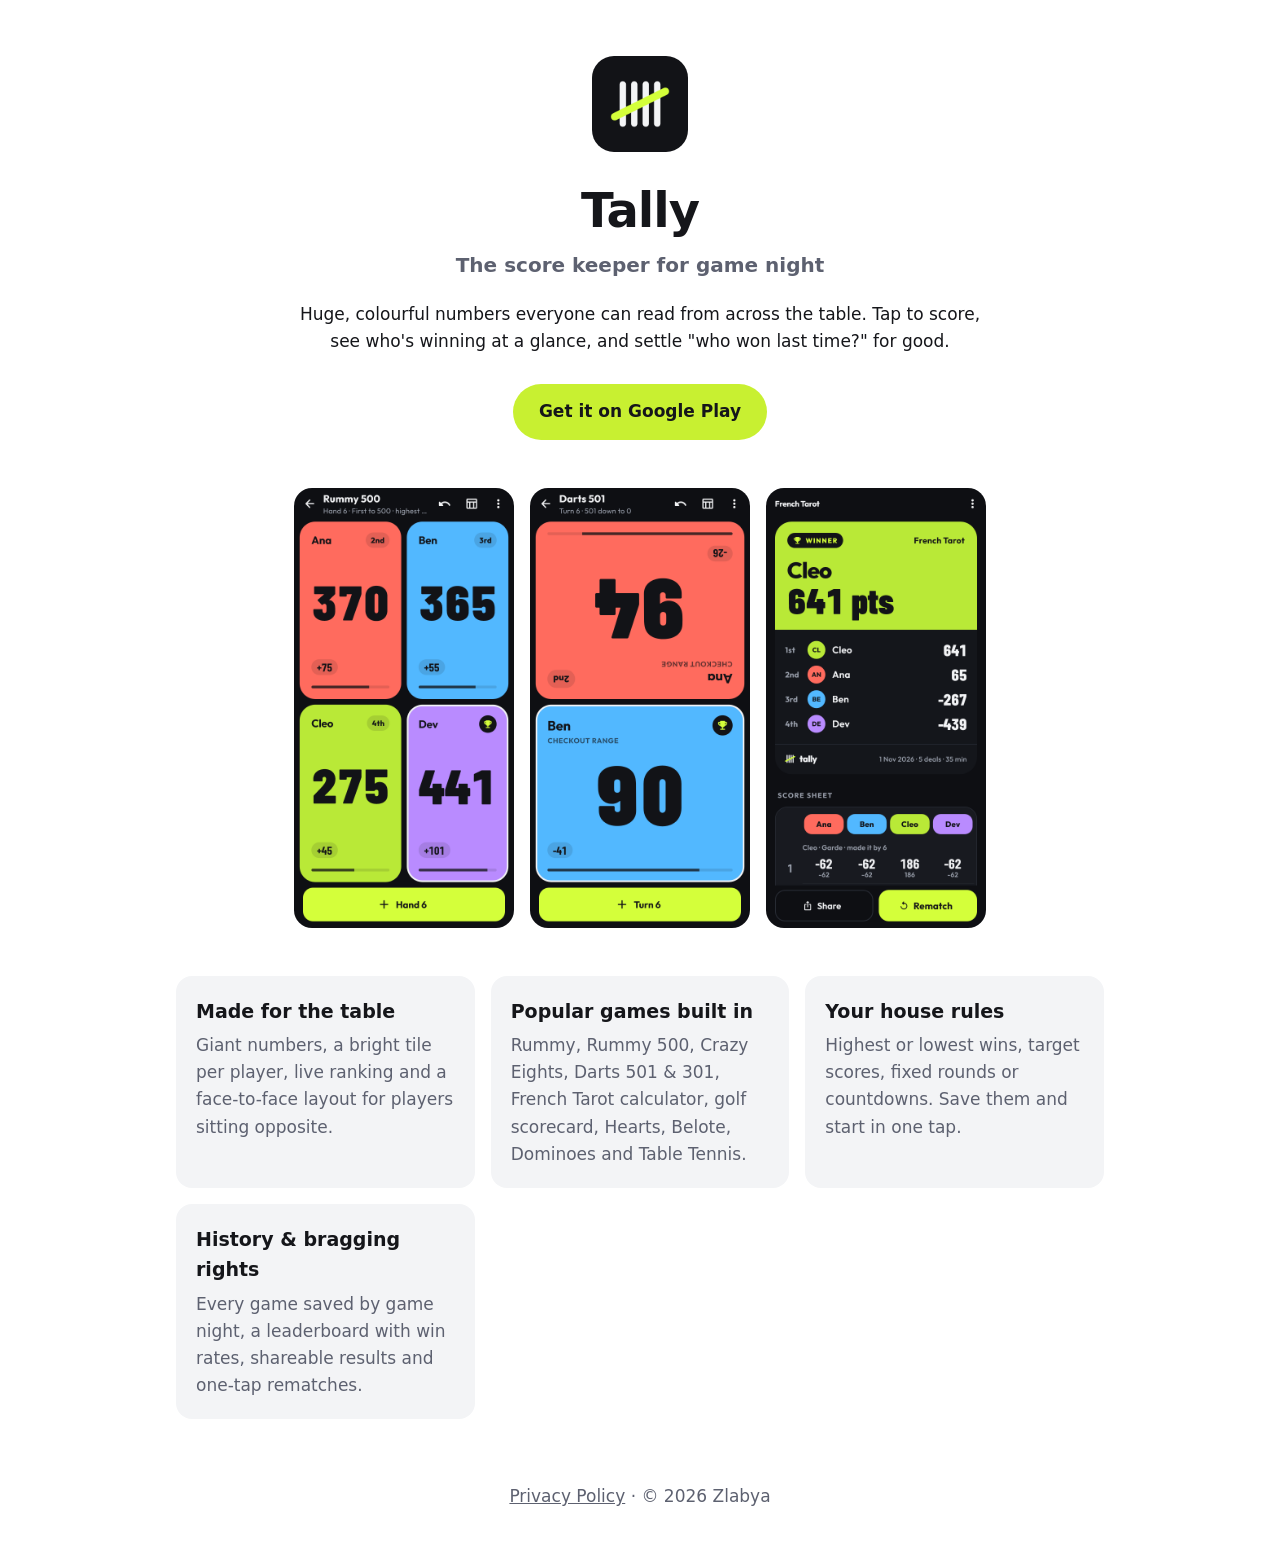
<file: index.html>
<!doctype html>
<html lang="en">
<head>
<meta charset="utf-8">
<meta name="viewport" content="width=device-width, initial-scale=1">
<title>Tally: Score Keeper &amp; Counter for Game Night</title>
<meta name="description" content="Tally is a free score keeper and scoreboard app for card games, board games, darts, French Tarot, golf and game night. Big, bold scores everyone can read.">
<meta name="keywords" content="score keeper, scoreboard app, point counter, card game score, darts scorer, tarot calculator, rummy score sheet, golf scorecard, game night">
<meta property="og:title" content="Tally: Score Keeper & Counter">
<meta property="og:description" content="Big, bold scores for card games, darts, Tarot and golf.">
<meta property="og:image" content="feature-graphic.png">
<link rel="icon" href="icon-512.png">
<link rel="stylesheet" href="style.css">
</head>
<body>
<header class="hero">
  <img src="icon-512.png" alt="Tally app icon" width="96" height="96">
  <h1>Tally</h1>
  <p class="tag">The score keeper for game night</p>
  <p>Huge, colourful numbers everyone can read from across the table. Tap to score, see who's winning at a glance, and settle "who won last time?" for good.</p>
  <a class="cta" href="https://play.google.com/store/apps/details?id=com.tallyscore.scorekeeper">Get it on Google Play</a>
</header>

<main>
  <section class="shots">
    <img src="1-scoreboard.png" alt="Scoreboard with four players" loading="lazy">
    <img src="2-darts-face-to-face.png" alt="Darts 501 face-to-face layout" loading="lazy">
    <img src="4-results.png" alt="Game results and winner" loading="lazy">
  </section>

  <section class="grid">
    <div><h2>Made for the table</h2><p>Giant numbers, a bright tile per player, live ranking and a face-to-face layout for players sitting opposite.</p></div>
    <div><h2>Popular games built in</h2><p>Rummy, Rummy 500, Crazy Eights, Darts 501 &amp; 301, French Tarot calculator, golf scorecard, Hearts, Belote, Dominoes and Table Tennis.</p></div>
    <div><h2>Your house rules</h2><p>Highest or lowest wins, target scores, fixed rounds or countdowns. Save them and start in one tap.</p></div>
    <div><h2>History &amp; bragging rights</h2><p>Every game saved by game night, a leaderboard with win rates, shareable results and one-tap rematches.</p></div>
  </section>
</main>

<footer>
  <a href="privacy.html">Privacy Policy</a> · © 2026 Zlabya
</footer>
</body>
</html>
</file>
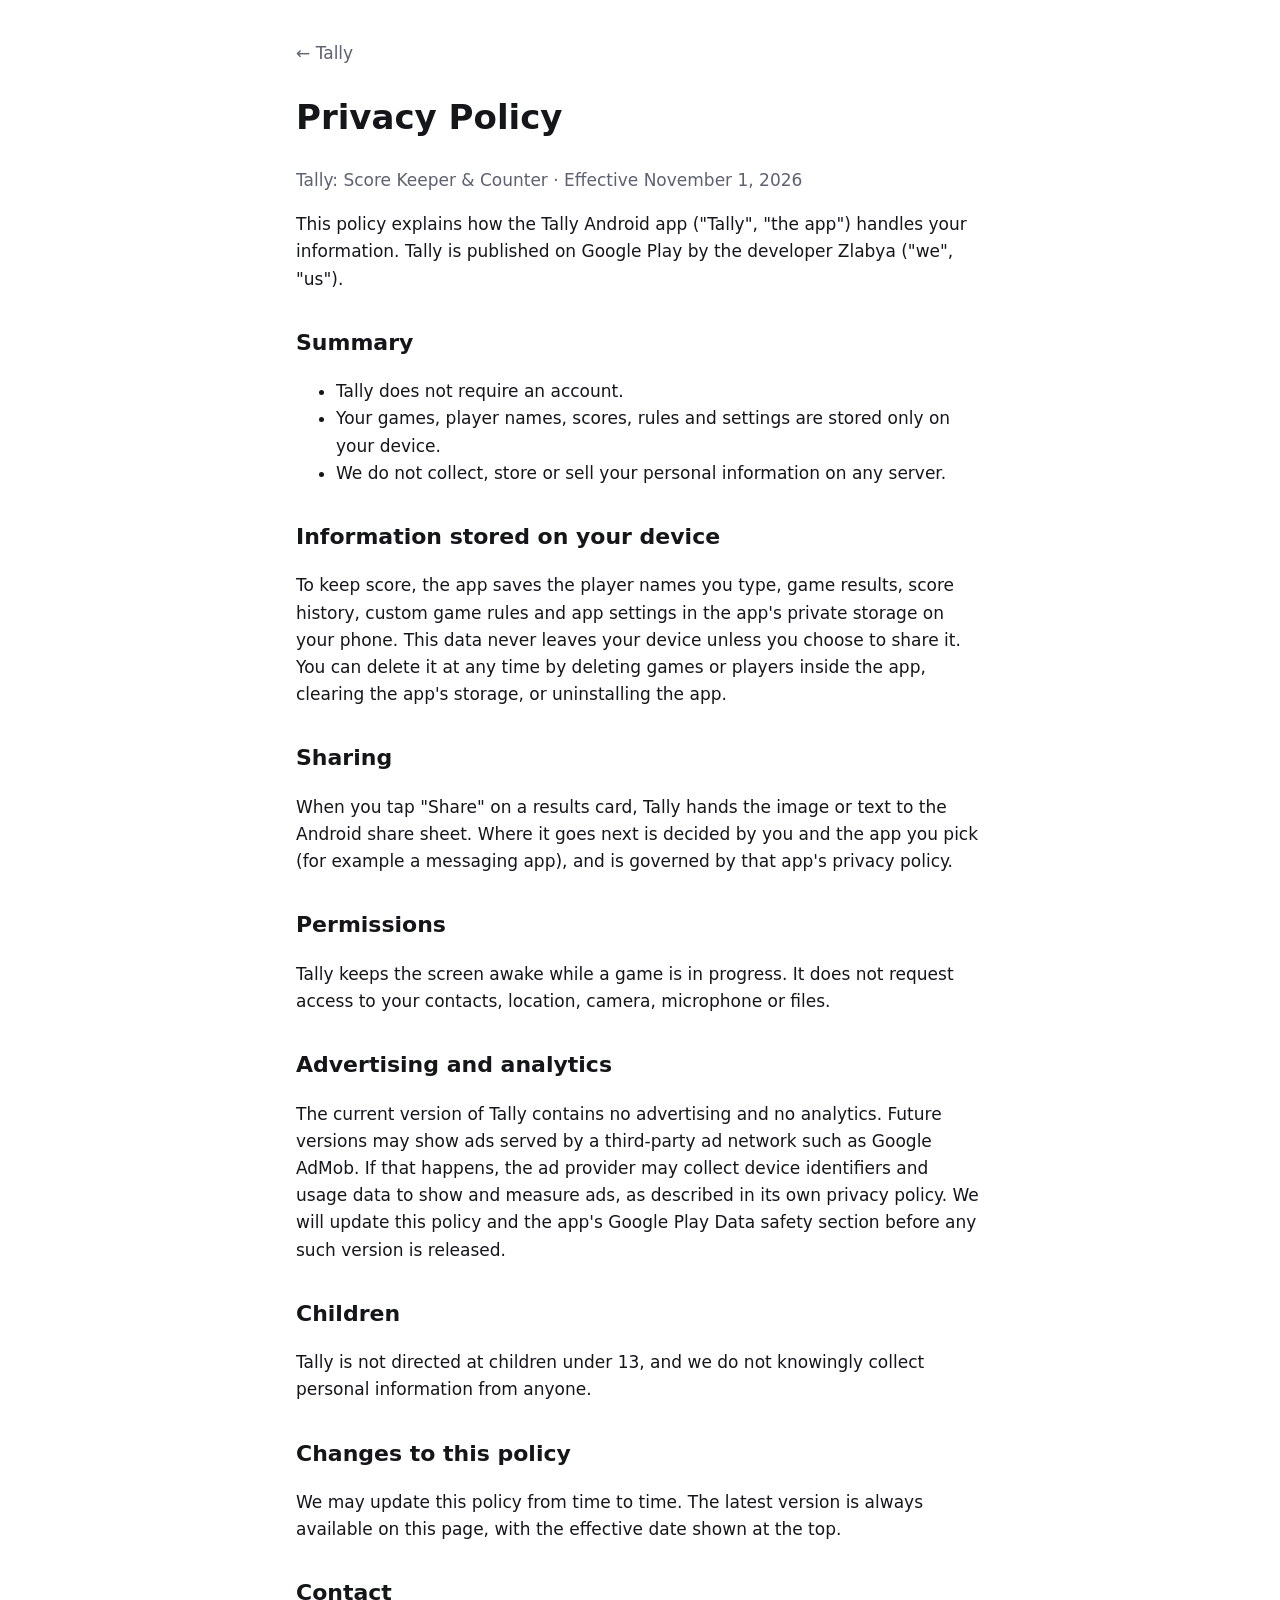
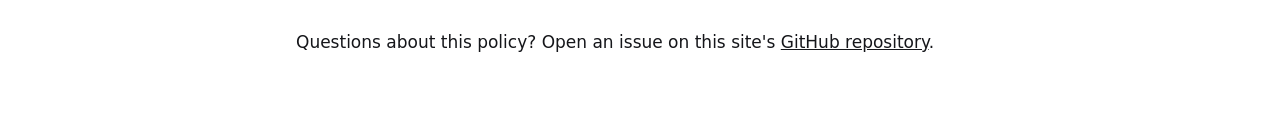
<file: privacy.html>
<!doctype html>
<html lang="en">
<head>
<meta charset="utf-8">
<meta name="viewport" content="width=device-width, initial-scale=1">
<title>Privacy Policy – Tally: Score Keeper</title>
<meta name="description" content="Privacy policy for Tally: Score Keeper & Counter, the Android score keeper app.">
<link rel="stylesheet" href="style.css">
</head>
<body>
<main class="doc">
  <a class="back" href="./">&larr; Tally</a>
  <h1>Privacy Policy</h1>
  <p class="muted">Tally: Score Keeper &amp; Counter · Effective November 1, 2026</p>

  <p>This policy explains how the Tally Android app ("Tally", "the app") handles your information. Tally is published on Google Play by the developer Zlabya ("we", "us").</p>

  <h2>Summary</h2>
  <ul>
    <li>Tally does not require an account.</li>
    <li>Your games, player names, scores, rules and settings are stored only on your device.</li>
    <li>We do not collect, store or sell your personal information on any server.</li>
  </ul>

  <h2>Information stored on your device</h2>
  <p>To keep score, the app saves the player names you type, game results, score history, custom game rules and app settings in the app's private storage on your phone. This data never leaves your device unless you choose to share it. You can delete it at any time by deleting games or players inside the app, clearing the app's storage, or uninstalling the app.</p>

  <h2>Sharing</h2>
  <p>When you tap "Share" on a results card, Tally hands the image or text to the Android share sheet. Where it goes next is decided by you and the app you pick (for example a messaging app), and is governed by that app's privacy policy.</p>

  <h2>Permissions</h2>
  <p>Tally keeps the screen awake while a game is in progress. It does not request access to your contacts, location, camera, microphone or files.</p>

  <h2>Advertising and analytics</h2>
  <p>The current version of Tally contains no advertising and no analytics. Future versions may show ads served by a third-party ad network such as Google AdMob. If that happens, the ad provider may collect device identifiers and usage data to show and measure ads, as described in its own privacy policy. We will update this policy and the app's Google Play Data safety section before any such version is released.</p>

  <h2>Children</h2>
  <p>Tally is not directed at children under 13, and we do not knowingly collect personal information from anyone.</p>

  <h2>Changes to this policy</h2>
  <p>We may update this policy from time to time. The latest version is always available on this page, with the effective date shown at the top.</p>

  <h2>Contact</h2>
  <p>Questions about this policy? Open an issue on this site's <a href="https://github.com/ironsnitra/tally-score-keeper/issues">GitHub repository</a>.</p>
</main>
</body>
</html>
</file>
<file: style.css>
:root { --bg: #ffffff; --fg: #15161a; --muted: #5d6170; --card: #f3f4f6; --accent: #c8f031; --accent-fg: #15161a; }
@media (prefers-color-scheme: dark) { :root { --bg: #111214; --fg: #f2f3f5; --muted: #a3a7b3; --card: #1d1f23; } }
* { box-sizing: border-box; }
body { margin: 0; background: var(--bg); color: var(--fg); font: 17px/1.6 system-ui, -apple-system, "Segoe UI", Roboto, sans-serif; }
a { color: inherit; }
.hero { max-width: 720px; margin: 0 auto; padding: 56px 16px 32px; text-align: center; }
.hero img { border-radius: 22px; }
.hero h1 { font-size: 48px; margin: 12px 0 0; letter-spacing: -1px; }
.tag { font-size: 20px; font-weight: 600; color: var(--muted); margin-top: 0; }
.cta { display: inline-block; margin-top: 12px; padding: 14px 26px; border-radius: 999px; background: var(--accent); color: var(--accent-fg); font-weight: 700; text-decoration: none; }
main { max-width: 960px; margin: 0 auto; padding: 0 16px; }
.shots { display: flex; gap: 16px; justify-content: center; overflow-x: auto; padding: 16px 0; }
.shots img { width: 220px; max-width: 30%; border-radius: 18px; }
.grid { display: grid; grid-template-columns: repeat(auto-fit, minmax(240px, 1fr)); gap: 16px; padding: 32px 0; }
.grid div { background: var(--card); border-radius: 16px; padding: 20px; }
.grid h2 { font-size: 19px; margin: 0 0 6px; }
.grid p { margin: 0; color: var(--muted); }
footer { text-align: center; padding: 32px 16px 48px; color: var(--muted); }
.doc { max-width: 720px; padding: 40px 16px 64px; }
.doc h2 { margin-top: 32px; font-size: 22px; }
.muted { color: var(--muted); }
.back { text-decoration: none; color: var(--muted); }
</file>
